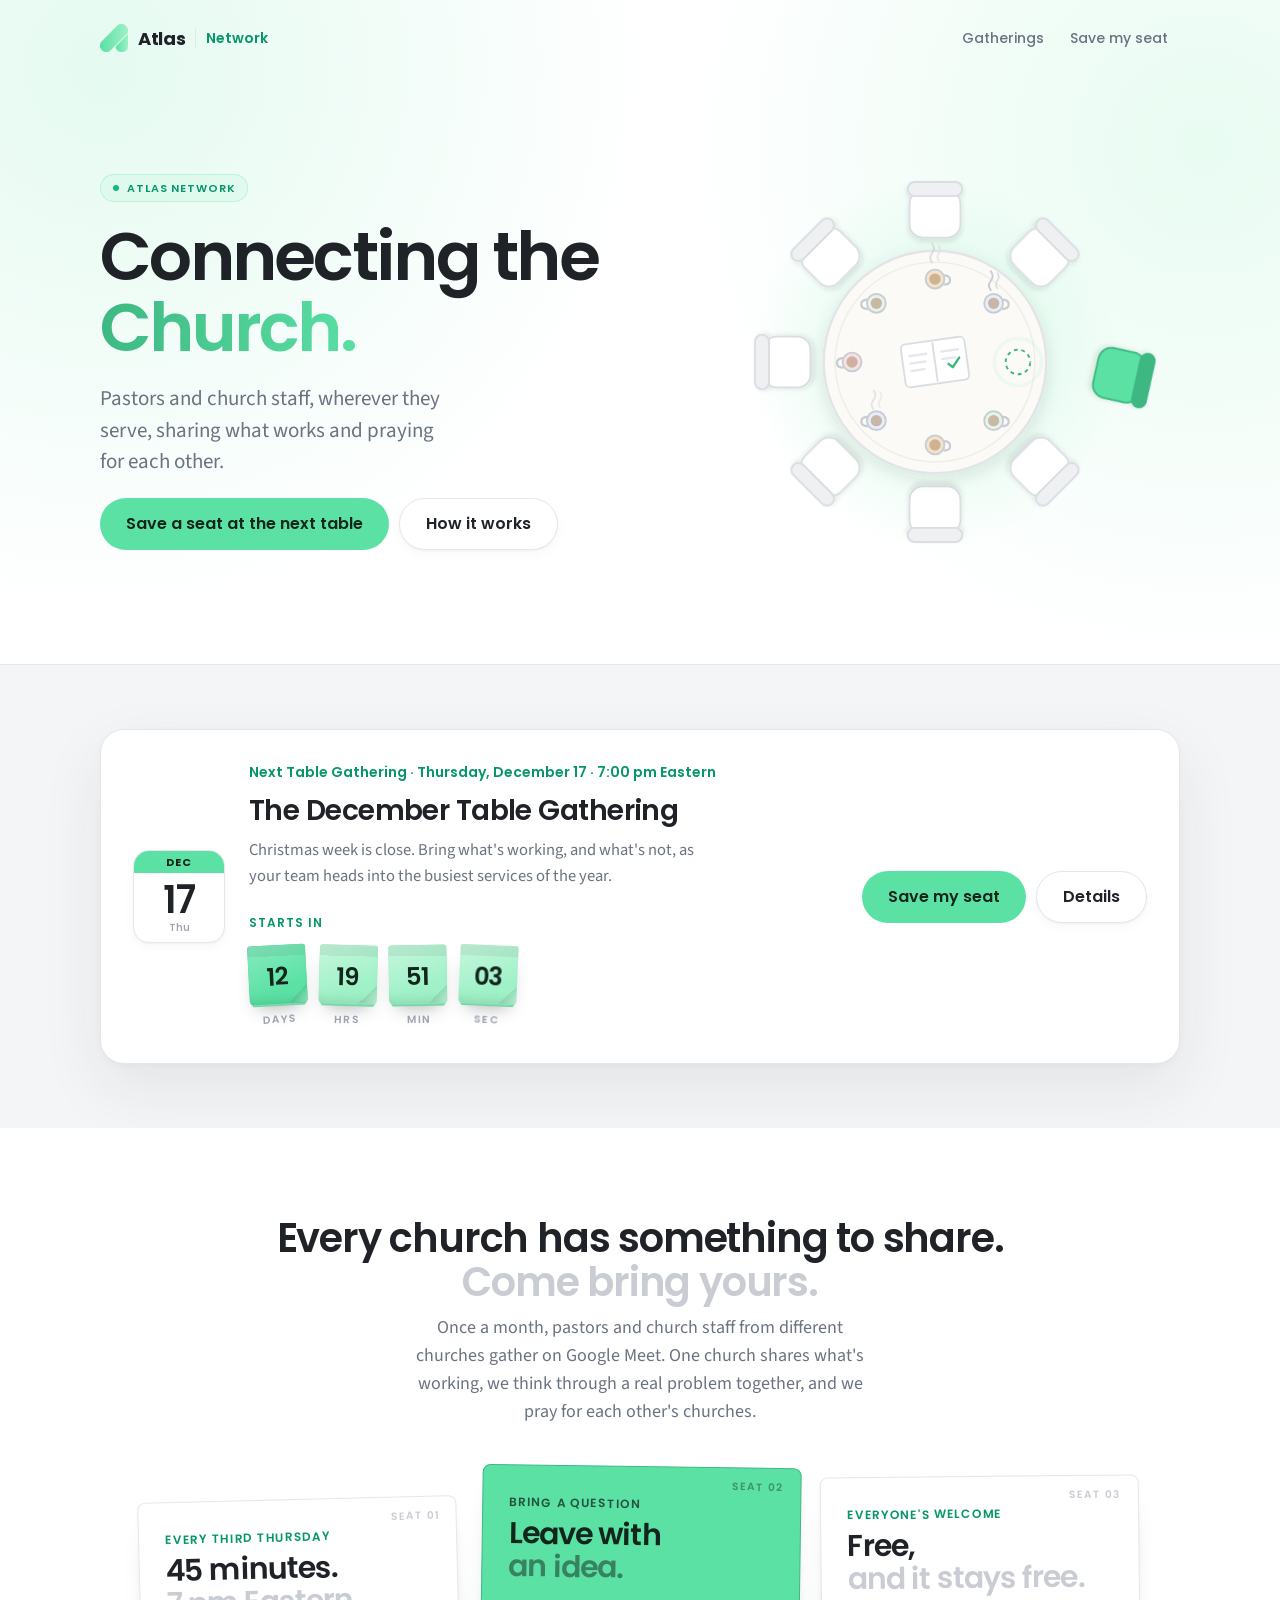
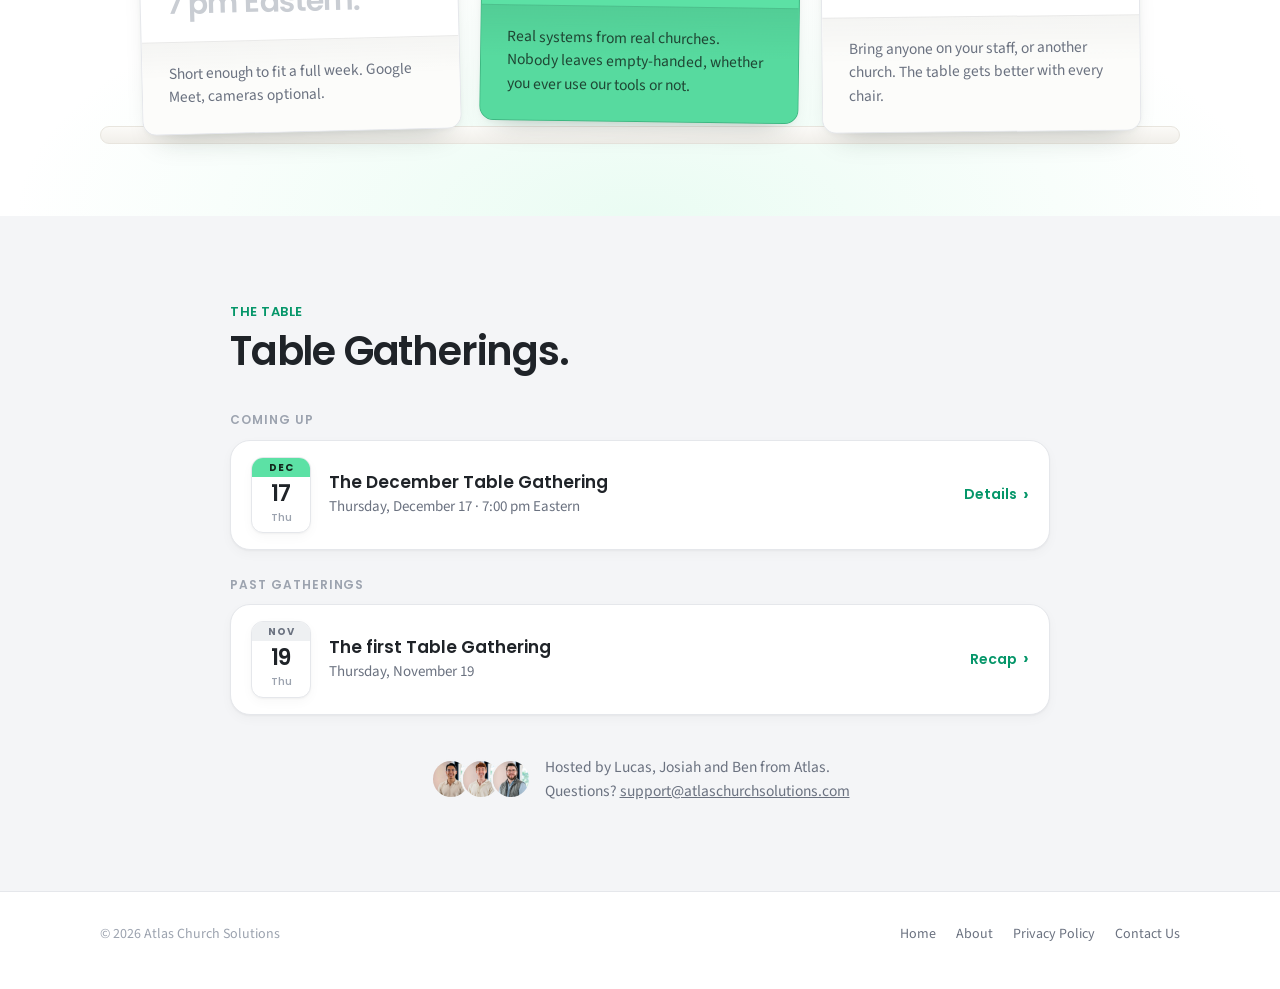
<file: network/index.html>
<!DOCTYPE html>
<html lang="en">
<head>
<meta charset="UTF-8">
<meta name="viewport" content="width=device-width, initial-scale=1, viewport-fit=cover">
<title>Atlas Network - Connecting the Church</title>
<!-- Unlisted for now: noindex, not in the site nav. Gatherings come from /network/gatherings.js. -->
<meta name="robots" content="noindex, nofollow">
<meta name="description" content="Pastors and church staff, wherever they serve, sharing what works and praying for each other. Monthly, free, 45 minutes.">
<meta property="og:type" content="website">
<meta property="og:site_name" content="Atlas Church Solutions">
<meta property="og:title" content="Atlas Network · Connecting the Church">
<meta property="og:description" content="Pastors and church staff, wherever they serve, sharing what works and praying for each other.">
<meta property="og:image" content="https://www.atlaschurchsolutions.com/og-image.png">
<link rel="icon" type="image/png" href="/favicon-96x96.png" sizes="96x96">
<link rel="icon" type="image/svg+xml" href="/favicon.svg">
<link rel="shortcut icon" href="/favicon.ico">
<link rel="apple-touch-icon" sizes="180x180" href="/apple-touch-icon.png">
<link rel="preconnect" href="https://fonts.googleapis.com">
<link rel="preconnect" href="https://fonts.gstatic.com" crossorigin>
<link href="https://fonts.googleapis.com/css2?family=Poppins:wght@400;500;600;700&family=Source+Sans+3:wght@400;600;700&display=swap" rel="stylesheet">
<link rel="stylesheet" href="/network/network.css">
</head>
<body>

<header class="top">
  <div class="wrap">
    <a class="lockup" href="/" aria-label="Atlas home"><img src="/image_2.png" alt="" width="28" height="28"><b>Atlas</b><span>Network</span></a>
    <nav aria-label="Network">
      <a href="#gatherings" class="hide-sm">Gatherings</a>
      <a href="/network/table#rsvp">Save my seat</a>
    </nav>
  </div>
</header>

<main>
  <!-- ============ HERO ============ -->
  <section class="hero">
    <div class="wrap hero-grid">
      <div class="copy">
        <span class="eyebrow"><i aria-hidden="true"></i>Atlas Network</span>
        <h1>Connecting the <span class="line2 grad">Church.</span></h1>
        <p class="lede">Pastors and church staff, wherever they serve, sharing what works and praying for each other.</p>
        <div class="btn-row"><a class="btn btn-mint" href="/network/table#rsvp">Save a seat at the next table</a><a class="btn btn-quiet" href="#how">How it works</a></div>
      </div>
      <div class="art">
        <img src="/network/table-animated.svg" width="488" height="488" alt="A round table with seven chairs pulled in and one mint chair pulled out.">
      </div>
    </div>
  </section>

  <!-- ============ NEXT GATHERING ============ -->
  <section class="band tight gray">
    <div class="wrap">
      <div class="next-card" id="nextCard">
        <span class="cal" aria-hidden="true"><b>Nov</b><span>19</span><small>Thu</small></span>
        <div class="meta"><span class="when">Next Table Gathering · Thursday, November 19 · 7:00 pm Eastern</span><h3>The first Table Gathering</h3><p>Meet the table and work through a real staff problem together.</p></div>
        <div class="btn-row"><a class="btn btn-mint" href="/network/table#rsvp">Save my seat</a><a class="btn btn-quiet" href="/network/table/2026-11-19">Details</a></div>
      </div>
    </div>
  </section>

  <!-- ============ HOW IT WORKS: place cards on a table ============ -->
  <section class="band setting" id="how">
    <div class="wrap">
      <div class="section-head">
        <h2>Every church has something to share. <span class="ghost">Come bring yours.</span></h2>
        <p>Once a month, pastors and church staff from different churches gather on Google Meet. One church shares what's working, we think through a real problem together, and we pray for each other's churches.</p>
      </div>
      <div class="placecards">
        <article class="placecard">
          <div class="pc-top">
          <span class="pc-seat">Seat 01</span>
          <span class="pc-label">Every third Thursday</span>
          <h3>45 minutes. <span>7 pm Eastern.</span></h3>
          </div>
          <div class="pc-foot"><p>Short enough to fit a full week. Google Meet, cameras optional.</p></div>
        </article>
        <article class="placecard mint">
          <div class="pc-top">
          <span class="pc-seat">Seat 02</span>
          <span class="pc-label">Bring a question</span>
          <h3>Leave with <span>an idea.</span></h3>
          </div>
          <div class="pc-foot"><p>Real systems from real churches. Nobody leaves empty-handed, whether you ever use our tools or not.</p></div>
        </article>
        <article class="placecard">
          <div class="pc-top">
          <span class="pc-seat">Seat 03</span>
          <span class="pc-label">Everyone's welcome</span>
          <h3>Free, <span>and it stays free.</span></h3>
          </div>
          <div class="pc-foot"><p>Bring anyone on your staff, or another church. The table gets better with every chair.</p></div>
        </article>
      </div>
      <div class="tabletop" aria-hidden="true"></div>
    </div>
  </section>

  <!-- ============ GATHERINGS ============ -->
  <section class="band gray" id="gatherings">
    <div class="wrap" style="max-width:860px">
      <div class="section-head left">
        <span class="kicker">The Table</span>
        <h2>Table Gatherings.</h2>
      </div>
      <div class="schedule">
        <div><h3 class="label">Coming up</h3><ul class="rows" id="upcoming"></ul></div>
        <div id="pastWrap" hidden><h3 class="label">Past gatherings</h3><ul class="rows" id="past"></ul></div>
      </div>
      <div class="hosts">
        <div class="faces"><img src="/team/lucas.webp" alt="Lucas"><img src="/team/josiah.webp" alt="Josiah"><img src="/team/ben.webp" alt="Ben"></div>
        <p>Hosted by Lucas, Josiah and Ben from Atlas.<br>Questions? <a href="mailto:support@atlaschurchsolutions.com">support@atlaschurchsolutions.com</a></p>
      </div>
    </div>
  </section>
</main>

<footer>
  <div class="wrap">
    <div>&copy; 2026 Atlas Church Solutions</div>
    <nav><a href="/">Home</a><a href="/about">About</a><a href="/legal">Privacy Policy</a><a href="/contact-us">Contact Us</a></nav>
  </div>
</footer>

<script src="/network/gatherings.js"></script>
<script src="/network/network.js"></script>
<script>
(function () {
  var A = window.AtlasNetwork, esc = A.esc;
  var n = A.next();
  if (n) {
    var detail = n.generated ? "/network/table" : A.url(n);
    document.getElementById("nextCard").innerHTML = A.cal(n) +
      '<div class="meta"><span class="when">' + (A.status(n) === "today" ? "Tonight" : "Next Table Gathering") + " · " + esc(A.fmt(n.date)) + " · " + esc(A.startLabel(n)) +
      "</span><h3>" + esc(n.title) + "</h3><p>" + esc(n.summary || "") + '</p><div class="countdown compact" id="hubCountdown" hidden></div></div>' +
      '<div class="btn-row"><a class="btn btn-mint" href="/network/table#rsvp">Save my seat</a><a class="btn btn-quiet" href="' + detail + '">Details</a></div>';
  }
  if (n) A.countdown(document.getElementById("hubCountdown"), n, { label: "Starts in", onEnd: function () { if (A.status(n) === "past" && !document.getElementById("nextCard").contains(document.activeElement)) location.reload(); else document.getElementById("hubCountdown").hidden = true; } });
  function row(g, past) {
    return '<li><a href="' + (g.generated ? "/network/table" : A.url(g)) + '">' + A.cal(g, past ? "past" : "") + '<span class="t"><strong>' + esc(g.title) + "</strong><em>" +
      esc(A.fmt(g.date)) + (past ? "" : " · " + esc(A.startLabel(g))) + '</em></span><span class="go">' + (past ? "Recap" : "Details") + "</span></a></li>";
  }
  var up = A.upcoming(), past = A.past();
  if (!up.length && n) up = [n]; // nothing listed yet: show the generated third-Thursday date, same as the card above
  document.getElementById("upcoming").innerHTML = up.length ? up.map(function (g) { return row(g, false); }).join("") : '<li class="empty">The next date is on its way. Check back soon.</li>';
  if (past.length) { document.getElementById("past").innerHTML = past.map(function (g) { return row(g, true); }).join(""); document.getElementById("pastWrap").hidden = false; }
})();
</script>
</body>
</html>
</file>
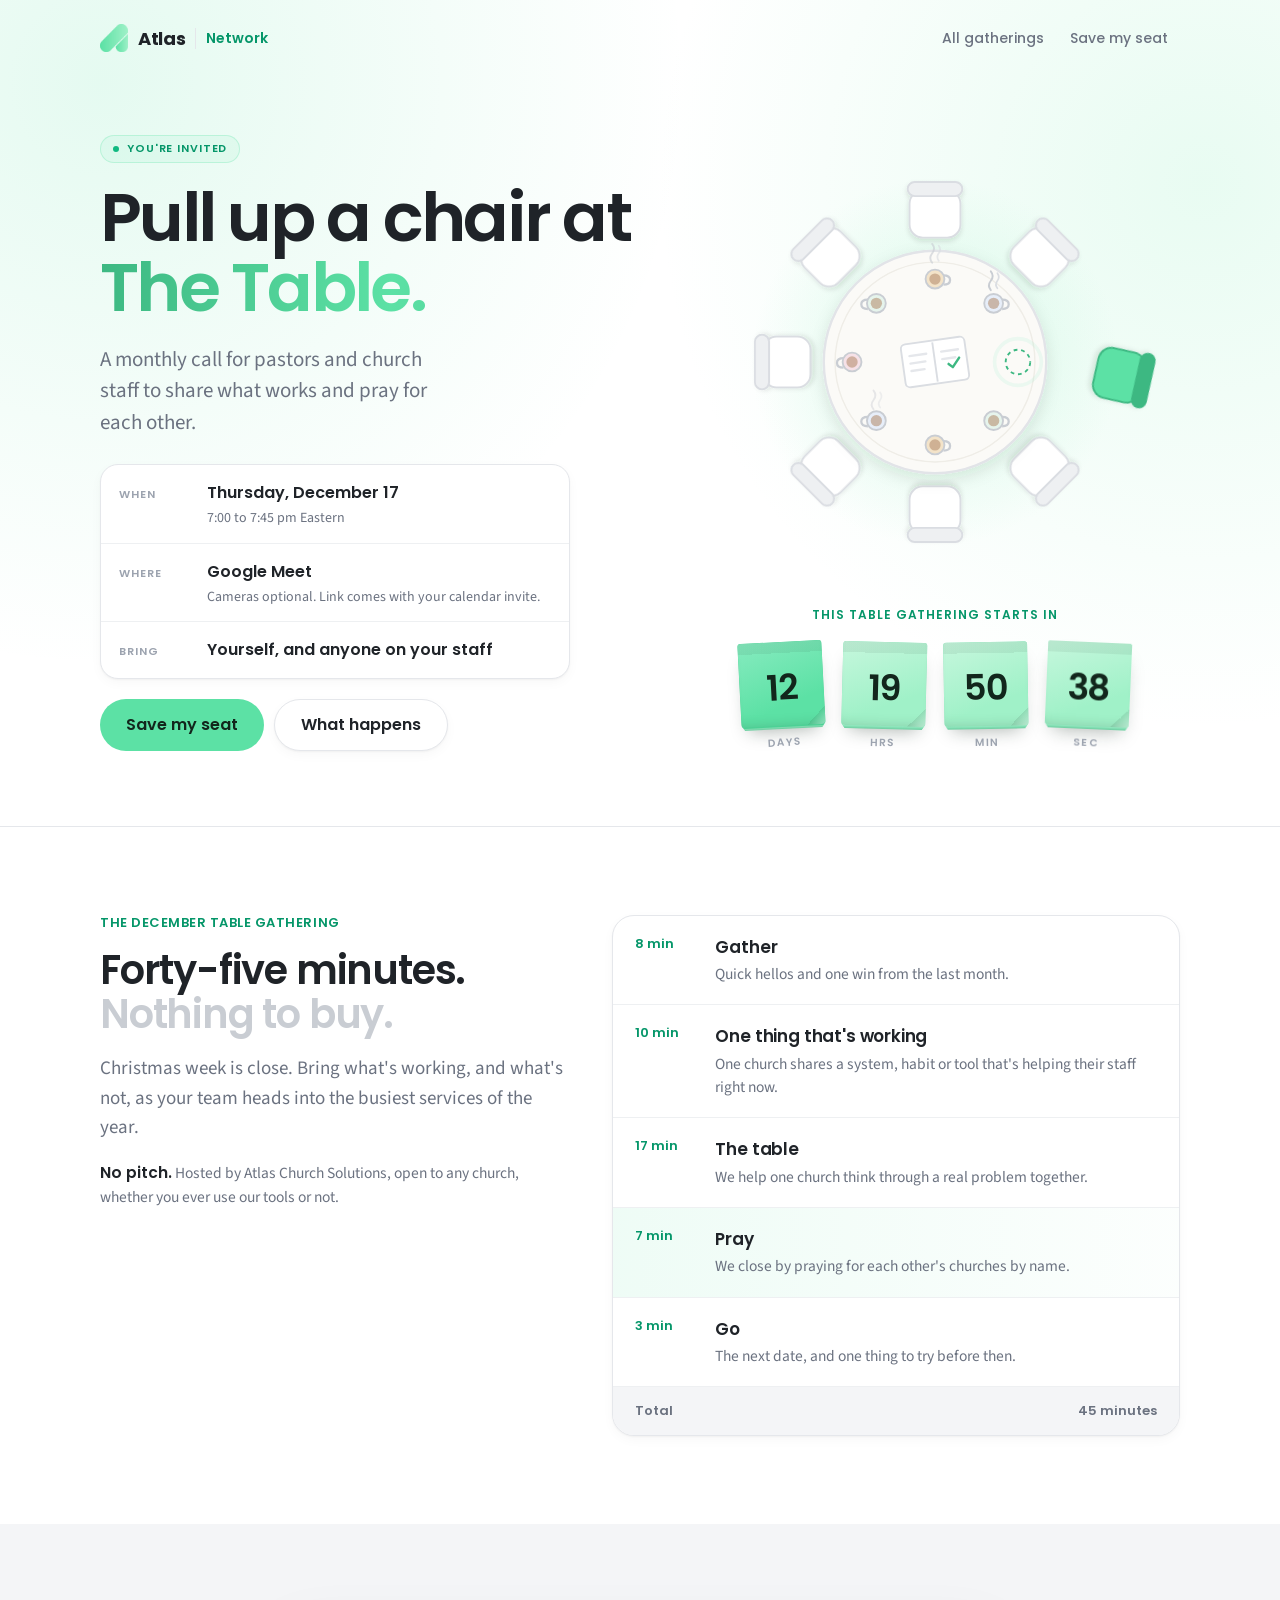
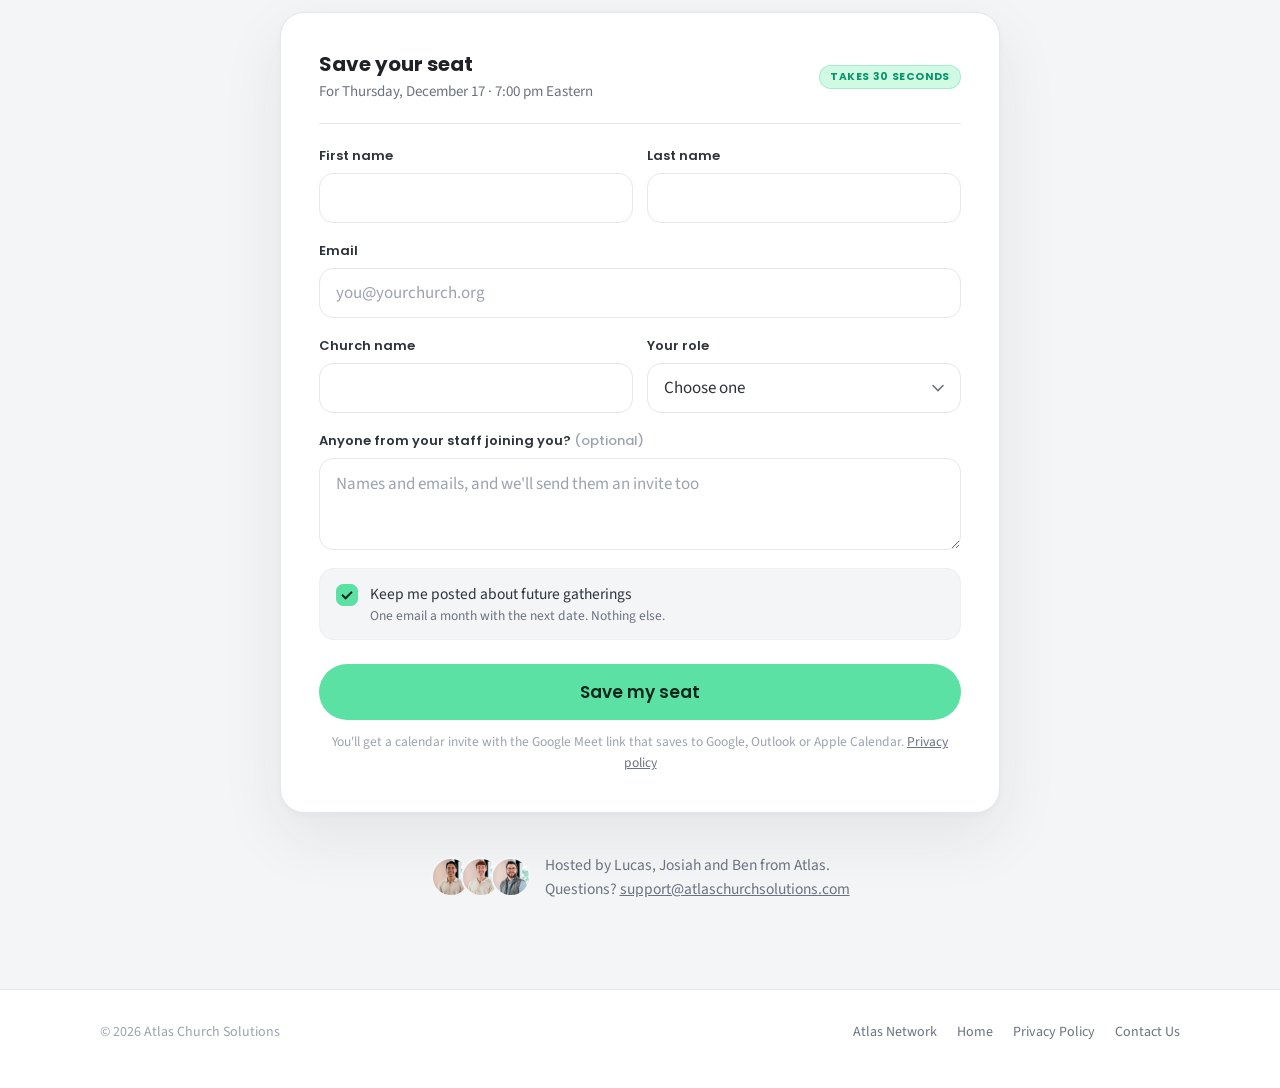
<file: network/gathering.html>
<!DOCTYPE html>
<html lang="en">
<head>
<meta charset="UTF-8">
<meta name="viewport" content="width=device-width, initial-scale=1, viewport-fit=cover">
<title>Pull up a chair at The Table - Atlas Network</title>
<!-- Serves /network/table (always the next gathering) and /network/table/YYYY-MM-DD (one gathering). Unlisted: noindex, not in the site nav. -->
<meta name="robots" content="noindex, nofollow">
<meta name="description" content="A monthly call for pastors and church staff to share what works and pray for each other. Save your seat.">
<meta property="og:type" content="website">
<meta property="og:site_name" content="Atlas Church Solutions">
<meta property="og:title" content="Pull up a chair at The Table">
<meta property="og:description" content="A monthly call for pastors and church staff to share what works and pray for each other. 45 minutes on Google Meet.">
<meta property="og:image" content="https://www.atlaschurchsolutions.com/og-image.png">
<link rel="icon" type="image/png" href="/favicon-96x96.png" sizes="96x96">
<link rel="icon" type="image/svg+xml" href="/favicon.svg">
<link rel="shortcut icon" href="/favicon.ico">
<link rel="apple-touch-icon" sizes="180x180" href="/apple-touch-icon.png">
<link rel="preconnect" href="https://fonts.googleapis.com">
<link rel="preconnect" href="https://fonts.gstatic.com" crossorigin>
<link href="https://fonts.googleapis.com/css2?family=Poppins:wght@400;500;600;700&family=Source+Sans+3:wght@400;600;700&display=swap" rel="stylesheet">
<link rel="stylesheet" href="/network/network.css">
</head>
<body>

<header class="top">
  <div class="wrap">
    <a class="lockup" href="/" aria-label="Atlas home"><img src="/image_2.png" alt="" width="28" height="28"><b>Atlas</b><span>Network</span></a>
    <nav aria-label="Network">
      <a href="/network" class="hide-sm">All gatherings</a>
      <a href="#rsvp" id="navRsvp">Save my seat</a>
    </nav>
  </div>
</header>

<main>
  <!-- ============ HERO ============ -->
  <section class="hero">
    <div class="wrap hero-grid has-cd">
      <div class="copy">
        <span class="eyebrow" id="eyebrow"><i aria-hidden="true"></i><span>You're invited</span></span>
        <h1 id="title">Pull up a chair at <span class="line2 grad">The Table.</span></h1>
        <p class="lede" id="lede">A monthly call for pastors and church staff to share what works and pray for each other.</p>
        <ul class="details" aria-label="Gathering details">
          <li><small>When</small><div><strong id="whenDate">Thursday, November 19</strong><em id="whenTime">7:00 to 7:45 pm Eastern</em></div></li>
          <li><small>Where</small><div><strong>Google Meet</strong><em>Cameras optional. Link comes with your calendar invite.</em></div></li>
          <li id="bringRow"><small>Bring</small><div><strong>Yourself, and anyone on your staff</strong></div></li>
        </ul>
        <div class="btn-row" id="heroCtas"><a class="btn btn-mint" href="#rsvp">Save my seat</a><a class="btn btn-quiet" href="#plan">What happens</a></div>
      </div>
      <div class="art">
        <img src="/network/table-animated.svg" width="488" height="488" alt="A round table with seven chairs pulled in and one mint chair pulled out, waiting for you.">
      </div>
      <div class="countdown cd-slot" id="countdown" hidden></div>
    </div>
  </section>

  <!-- ============ THE PLAN ============ -->
  <section class="band" id="plan">
    <div class="wrap overview">
      <div class="about">
        <span class="kicker" id="planKicker">The first Table Gathering</span>
        <h2 class="section-title" style="font-size:clamp(28px,3.6vw,40px);font-weight:600;line-height:1.1;letter-spacing:-0.03em">Forty-five minutes. <span class="ghost" style="display:block">Nothing to buy.</span></h2>
        <p id="summary">Meet the table. Hear why we're starting this, see what one church is doing that works, and work through a real staff problem together.</p>
        <div class="sharing" id="sharing" hidden></div>
        <p style="font-size:15.5px"><b style="color:var(--ink);font-family:var(--font-display);font-weight:600">No pitch.</b> Hosted by Atlas Church Solutions, open to any church, whether you ever use our tools or not.</p>
      </div>
      <div>
        <ol class="timeline" id="timeline" aria-label="Agenda"></ol>
      </div>
    </div>
  </section>

  <!-- ============ RECAP (after a gathering) ============ -->
  <section class="band gray" id="recap" hidden>
    <div class="wrap" style="max-width:820px">
      <div class="section-head left">
        <span class="kicker">From the table</span>
        <h2>What came out of it.</h2>
        <p id="recapNote"></p>
      </div>
      <ul class="ideas" id="ideas"></ul>
      <div class="next-card" id="afterNext" style="margin-top:40px" hidden></div>
    </div>
  </section>

  <!-- ============ RSVP ============ -->
  <section class="band gray" id="rsvp">
    <div class="wrap">
      <div class="form-wrap">
        <div class="card">
          <div class="card-head">
            <div>
              <h2>Save your seat</h2>
              <p id="formFor">For Thursday, November 19 · 7:00 pm Eastern</p>
            </div>
            <span class="pill">Takes 30 seconds</span>
          </div>

          <form class="rsvp-form" id="rsvpForm" novalidate>
            <div class="field"><label for="firstname">First name</label><input id="firstname" autocomplete="given-name" required><span class="err" aria-live="polite"></span></div>
            <div class="field"><label for="lastname">Last name</label><input id="lastname" autocomplete="family-name" required><span class="err" aria-live="polite"></span></div>
            <div class="field full"><label for="email">Email</label><input id="email" type="email" autocomplete="email" required placeholder="you@yourchurch.org"><span class="err" aria-live="polite"></span></div>
            <div class="field"><label for="company">Church name</label><input id="company" autocomplete="organization" required><span class="err" aria-live="polite"></span></div>
            <div class="field"><label for="role">Your role</label>
              <select id="role" required>
                <option value="">Choose one</option>
                <option value="lead_pastor">Lead or senior pastor</option>
                <option value="executive_pastor">Executive pastor</option>
                <option value="associate_pastor">Associate or ministry pastor</option>
                <option value="administrator">Church administrator</option>
                <option value="operations">Operations or office staff</option>
                <option value="communications">Communications</option>
                <option value="other_staff">Other church staff</option>
              </select><span class="err" aria-live="polite"></span></div>
            <div class="field full"><label for="guests">Anyone from your staff joining you? <span class="opt">(optional)</span></label><textarea id="guests" placeholder="Names and emails, and we'll send them an invite too"></textarea></div>
            <label class="check"><input type="checkbox" id="updates" checked><span>Keep me posted about future gatherings<small>One email a month with the next date. Nothing else.</small></span></label>
            <p class="form-error" id="formError" role="alert" tabindex="-1" hidden></p>
            <div class="foot">
              <button class="btn btn-mint" type="submit" id="rsvpSubmit">Save my seat</button>
              <small>You'll get a calendar invite with the Google Meet link that saves to Google, Outlook or Apple Calendar. <a href="/legal#privacy-policy">Privacy policy</a></small>
            </div>
          </form>

          <div class="thanks" id="thanks" hidden>
            <span class="thanks-mark"><svg viewBox="0 0 24 24" fill="none" aria-hidden="true"><path d="M5 12.5l4.5 4.5L19 7.5" stroke="#12261C" stroke-width="2.4" stroke-linecap="round" stroke-linejoin="round"/></svg></span>
            <h3 id="thanksTitle" tabindex="-1">You're in.</h3>
            <p>Your calendar invite is on its way from <b style="color:var(--ink);font-weight:600">lucas@atlaschurchsolutions.com</b>, usually within a couple of hours. Tap <b style="color:var(--ink);font-weight:600">Yes</b> and it saves to Google, Outlook or Apple Calendar with the Google Meet link.</p>
            <span class="when" id="thanksWhen">Thursday, November 19 · 7:00 pm Eastern</span>
            <p class="demo" id="demo" hidden>Preview mode: nothing was sent.</p>
          </div>
        </div>

        <div class="hosts">
          <div class="faces"><img src="/team/lucas.webp" alt="Lucas"><img src="/team/josiah.webp" alt="Josiah"><img src="/team/ben.webp" alt="Ben"></div>
          <p>Hosted by Lucas, Josiah and Ben from Atlas.<br>Questions? <a href="mailto:support@atlaschurchsolutions.com">support@atlaschurchsolutions.com</a></p>
        </div>
      </div>
    </div>
  </section>
</main>

<footer>
  <div class="wrap">
    <div>&copy; 2026 Atlas Church Solutions</div>
    <nav><a href="/network">Atlas Network</a><a href="/">Home</a><a href="/legal">Privacy Policy</a><a href="/contact-us">Contact Us</a></nav>
  </div>
</footer>

<script src="/network/gatherings.js"></script>
<script src="/network/network.js"></script>
<script>
(function () {
  var A = window.AtlasNetwork, esc = A.esc;
  var $ = function (id) { return document.getElementById(id); };

  /* ---------- Which gathering? ---------- */
  var m = location.pathname.match(/(\d{4}-\d{2}-\d{2})/);
  var dated = !!m, g = dated ? A.find(m[1]) : A.next();

  if (!g) { // unknown date: send people to the next one
    location.replace("/network/table");
    return;
  }
  var st = A.status(g), past = st === "past";
  var LABEL = A.fmt(g.date), TIME = A.timeLabel(g);

  /* ---------- Hero ---------- */
  document.title = (dated ? g.title + " · " + A.fmt(g.date, { month: "long", day: "numeric" }) : "Pull up a chair at The Table") + " - Atlas Network";
  if (dated) {
    $("title").innerHTML = esc(g.title) + '. <span class="line2 ' + (past ? "ghost" : "grad") + '">' + esc(A.fmt(g.date, { month: "long", day: "numeric" })) + "</span>";
    $("lede").textContent = past ? "This gathering has happened. Here's what we covered and what came out of it." : "The Table meets monthly: pastors and church staff sharing what works and praying for each other.";
  }
  if (st === "today") $("eyebrow").lastChild.textContent = "Today · you're invited";
  if (past) {
    $("eyebrow").classList.add("past"); $("eyebrow").lastChild.textContent = "This happened";
    $("bringRow").hidden = true;
    $("heroCtas").innerHTML = '<a class="btn btn-mint" href="/network/table">See the next Table Gathering</a><a class="btn btn-quiet" href="#recap">What came out of it</a>';
    $("navRsvp").href = "/network/table"; $("navRsvp").textContent = "Next Table Gathering";
    $("rsvp").hidden = true;
  }
  if (!past) A.countdown($("countdown"), g, {
    label: (A.all.length && A.all[0].date === g.date ? "The first Table Gathering" : "This Table Gathering") + " starts in",
    // The call is over: reload once so the page moves on to the recap or the next gathering.
    onEnd: function () {
      // Never reload under someone who is filling in the form or reading their confirmation.
      var f = $("rsvpForm"), busy = !$("thanks").hidden || f.contains(document.activeElement) ||
        Array.prototype.some.call(f.querySelectorAll("input:not([type=checkbox]), select, textarea"), function (x) { return x.value.trim(); });
      if (A.status(g) === "past" && !busy) location.reload(); else $("countdown").hidden = true;
    }
  });
  $("whenDate").textContent = LABEL;
  $("whenTime").textContent = TIME;

  /* ---------- Plan ---------- */
  $("planKicker").textContent = g.title;
  if (g.summary) $("summary").textContent = g.summary;
  if (g.sharing && g.sharing.name) {
    var initials = g.sharing.name.split(/\s+/).map(function (w) { return w[0]; }).slice(0, 2).join("");
    $("sharing").innerHTML = '<span class="avatar">' + esc(initials) + '</span><div><small>Sharing what’s working</small><strong>' + esc(g.sharing.name) +
      (g.sharing.church ? ", " + esc(g.sharing.church) : "") + "</strong>" + (g.sharing.topic ? "<em>" + esc(g.sharing.topic) + "</em>" : "") + "</div>";
    $("sharing").hidden = false;
  }
  var total = 0, rows = (g.agenda || []).map(function (a) {
    total += a.min || 0;
    return '<li class="' + (/pray/i.test(a.title) ? "pray" : "") + '"><span class="m">' + (a.min ? a.min + " min" : "") + "</span><div><h3>" + esc(a.title) + "</h3><p>" + esc(a.text) + "</p></div></li>";
  });
  $("timeline").innerHTML = rows.join("") + (total ? '<li class="total"><span>Total</span><span>' + total + " minutes</span></li>" : "");

  /* ---------- Recap ---------- */
  if (past) {
    $("recap").hidden = false;
    var r = g.recap || {};
    $("recapNote").textContent = r.note || (r.ideas && r.ideas.length ? "" : "The recap from this gathering is on its way.");
    $("ideas").innerHTML = (r.ideas || []).map(function (i) { return "<li>" + esc(i) + "</li>"; }).join("");
    var n = A.next();
    if (n) {
      $("afterNext").innerHTML = A.cal(n) + '<div class="meta"><span class="when">Next Table Gathering · ' + esc(A.fmt(n.date)) + "</span><h3>" + esc(n.title) + "</h3><p>" + esc(n.summary || "") +
        '</p></div><div class="btn-row"><a class="btn btn-mint" href="/network/table#rsvp">Save my seat</a></div>';
      $("afterNext").hidden = false;
    }
  }

  /* ---------- RSVP ---------- */
  var START = A.startLabel(g); // "7:00 pm Eastern"
  /* Once a call has started, RSVPs are for the next one (an invite couldn't arrive in time). */
  var target = g;
  if (st === "today" && Date.now() >= A.startsAt(g)) { var nx = A.after(g); if (nx) target = nx; }
  if (target !== g) { LABEL = A.fmt(target.date); START = A.startLabel(target); $("rsvp").querySelector(".card-head h2").textContent = "Save a seat at the next one"; }
  $("formFor").textContent = "For " + LABEL + " · " + START;
  $("thanksWhen").textContent = LABEL + " · " + START;

  /* HubSpot.
     NETWORK_FORM_ID: the "Atlas Network RSVP" form. RSVPs land in their own properties and tag the contact network_member = true.
     Until it's filled in, RSVPs go through the existing General contact form with the details in the message. */
  var PORTAL = "246126781";
  var NETWORK_FORM_ID = "2444b819-4f1c-45ae-96df-eb47823af3bd";
  var GENERAL_FORM_ID = "8f08139b-bd1a-48bb-bcef-2f8517a309c0";

  function hsSubmit(formId, body) {
    var hosts = ["api.hsforms.com", "api-na2.hsforms.com"];
    function attempt(i) {
      return fetch("https://" + hosts[i] + "/submissions/v3/integration/submit/" + PORTAL + "/" + formId, { method: "POST", headers: { "Content-Type": "application/json" }, body: JSON.stringify(body) })
        .then(function (r) {
          if (r.ok) return r;
          return r.text().then(function (t) {
            console.error("[Atlas Network] HubSpot " + hosts[i] + " responded " + r.status + ": " + t);
            if (r.status === 404 && i + 1 < hosts.length) return attempt(i + 1);
            throw new Error(r.status);
          });
        }, function (err) {
          console.error("[Atlas Network] Could not reach " + hosts[i], err);
          if (i + 1 < hosts.length) return attempt(i + 1);
          throw err;
        });
    }
    return attempt(0);
  }
  function hutk() { var c = document.cookie.match(/(?:^|;\s*)hubspotutk=([^;]+)/); return c ? c[1] : undefined; }

  var form = $("rsvpForm"), btn = $("rsvpSubmit");
  var EMAIL = /^[^\s@]+@[^\s@]+\.[^\s@]+$/;
  form.querySelectorAll(".field").forEach(function (w) { var f = w.querySelector("input, select, textarea"), e = w.querySelector(".err"); if (f && e) { e.id = f.id + "Err"; f.setAttribute("aria-describedby", e.id); e.removeAttribute("aria-live"); } });
  function setErr(f, msg) { var w = f.closest(".field"); w.classList.toggle("invalid", !!msg); var e = w.querySelector(".err"); if (e) e.textContent = msg || ""; f.setAttribute("aria-invalid", msg ? "true" : "false"); }
  function validate() {
    var first = null;
    form.querySelectorAll("[required]").forEach(function (f) {
      var v = f.value.trim(), msg = "";
      if (!v) msg = f.tagName === "SELECT" ? "Choose an option." : "Required.";
      else if (f.type === "email" && !EMAIL.test(v)) msg = "Enter an email like name@church.org.";
      setErr(f, msg); if (msg && !first) first = f;
    });
    return first;
  }
  form.querySelectorAll("[required]").forEach(function (f) { ["input", "change"].forEach(function (ev) { f.addEventListener(ev, function () { if (f.closest(".field").classList.contains("invalid")) validate(); }); }); });

  form.addEventListener("submit", function (e) {
    e.preventDefault();
    var bad = validate(); if (bad) { bad.focus(); return; }
    $("formError").hidden = true;
    btn.disabled = true; btn.innerHTML = '<span class="spin" aria-hidden="true"></span>Saving your seat';
    function val(id) { return $(id).value.trim(); }
    var role = $("role"), optIn = $("updates").checked, guests = val("guests");
    function f(name, value) { return { objectTypeId: "0-1", name: name, value: value }; }
    var base = [f("firstname", val("firstname")), f("lastname", val("lastname")), f("email", val("email")), f("company", val("company"))];
    var formId, fields;
    if (NETWORK_FORM_ID) {
      formId = NETWORK_FORM_ID;
      fields = base.concat([
        { objectTypeId: "0-2", name: "name", value: val("company") }, // the form's required Company > Name field

        f("church_role", role.value),
        f("network_member", "true"),
        f("network_last_rsvp", target.date),
        f("network_updates_opt_in", optIn ? "true" : "false")
      ]);
      if (guests) fields.push(f("network_staff_joining", guests));
    } else {
      formId = GENERAL_FORM_ID;
      fields = base.concat([
        f("contact_reason", "Something else"),
        f("message", ["THE TABLE RSVP · " + target.date + " (" + LABEL + ", " + START + ")", "Role: " + role.options[role.selectedIndex].text,
          "Staff joining: " + (guests || "none listed"), "Keep me posted about future gatherings: " + (optIn ? "Yes" : "No")].join("\n"))
      ]);
    }
    var live = !/[?&]preview\b/.test(location.search);
    var send = live
      ? hsSubmit(formId, { fields: fields, context: { hutk: hutk(), pageUri: location.href, pageName: "Atlas Network RSVP · " + target.date } })
      : new Promise(function (r) { setTimeout(r, 800); });
    send.then(function () {
      $("thanksTitle").textContent = "You're in, " + val("firstname") + ".";
      $("demo").hidden = live;
      form.hidden = true; $("thanks").hidden = false; $("thanksTitle").focus();
    }).catch(function () {
      btn.disabled = false; btn.textContent = "Save my seat";
      $("formError").innerHTML = 'We couldn’t save that. Check your connection and try again, or email <a href="mailto:support@atlaschurchsolutions.com">support@atlaschurchsolutions.com</a>.';
      $("formError").hidden = false; $("formError").focus();
    });
  });
})();
</script>
</body>
</html>
</file>
<file: network/network.css>
/* Atlas Network pages. Tokens from atlas-app/DESIGN.md, same as the rest of the site. Light only. */
:root {
  color-scheme: light;
  --white: #FFFFFF; --bg: #F4F5F7; --border: #E5E7EB; --line: #EEF0F2;
  --ink: #1F2328; --text: #2D333A; --text-2: #6B7280; --text-3: #9CA3AF; --ghost: #C9CDD3;
  --mint: #5CE1A5; --mint-tint: #A0F1C8; --mint-deep: #3DB882; --mint-ink: #059669; --on-mint: #12261C;
  --accent-subtle-bg: rgba(92, 225, 165, 0.08);
  --blue: #3B82F6;
  --shadow-sm: 0 1px 2px rgba(0,0,0,.04), 0 4px 12px rgba(20,40,30,.03);
  --shadow-md: 0 8px 24px rgba(20,40,30,.07), 0 2px 6px rgba(0,0,0,.03);
  --shadow-xl: 0 24px 64px rgba(20,40,30,.08), 0 2px 6px rgba(0,0,0,.03);
  --page-wash: radial-gradient(circle at 8% 10%, rgba(92,225,165,.16) 0%, transparent 42%), radial-gradient(circle at 94% 22%, rgba(160,241,200,.24) 0%, transparent 40%);
  --font-display: 'Poppins', 'SF Pro Display', 'Segoe UI', system-ui, sans-serif;
  --font-body: 'Source Sans 3', 'SF Pro Text', 'Segoe UI', system-ui, sans-serif;
  --ease: cubic-bezier(0.25, 1, 0.5, 1);
}
*, *::before, *::after { box-sizing: border-box; }
[hidden] { display: none !important; }
body { margin: 0; background: var(--white); color: var(--text); font: 400 18px/1.55 var(--font-body); -webkit-font-smoothing: antialiased; overflow-x: hidden; }
h1, h2, h3 { margin: 0; font-family: var(--font-display); color: var(--ink); text-wrap: balance; }
p { margin: 0; }
a { color: inherit; }
img { max-width: 100%; display: block; }
:focus-visible { outline: 2px solid var(--blue); outline-offset: 2px; border-radius: 8px; }
.wrap { max-width: 1120px; margin-inline: auto; padding-inline: 20px; }
.grad { background: linear-gradient(95deg, var(--mint-deep) 0%, var(--mint) 55%, var(--mint-deep) 110%); -webkit-background-clip: text; background-clip: text; color: transparent; }
.ghost { color: var(--ghost); }

/* ---------- Top bar ---------- */
.top { position: absolute; top: 0; left: 0; right: 0; z-index: 5; }
.top .wrap { display: flex; align-items: center; justify-content: space-between; height: 76px; }
.lockup { display: flex; align-items: center; gap: 10px; text-decoration: none; }
.lockup img { width: 28px; height: 28px; object-fit: contain; }
.lockup b { font: 700 18px var(--font-display); letter-spacing: -0.02em; color: var(--ink); }
.lockup span { padding-left: 10px; border-left: 1px solid var(--border); font: 600 14px var(--font-display); color: var(--mint-ink); }
.top nav { display: flex; gap: 2px; }
.top nav a { font: 500 14px var(--font-display); color: var(--text-2); text-decoration: none; padding: 8px 12px; border-radius: 999px; transition: color .15s, background-color .15s; }
.top nav a:hover { color: var(--ink); background: rgba(45,51,58,.05); }
.top nav a[aria-current="page"] { color: var(--ink); background: rgba(92,225,165,.14); font-weight: 600; }

/* ---------- Buttons, chips ---------- */
.btn { display: inline-flex; align-items: center; justify-content: center; gap: 10px; height: 52px; padding: 0 26px; border: 0; border-radius: 999px; text-decoration: none; cursor: pointer; white-space: nowrap; font: 600 16px/1 var(--font-display); transition: color .35s var(--ease), transform .2s var(--ease), box-shadow .35s var(--ease), background-color .2s; }
.btn-mint { position: relative; overflow: hidden; isolation: isolate; background: var(--mint); color: var(--on-mint); }
.btn-mint::before { content: ""; position: absolute; inset: 0; z-index: -1; background: linear-gradient(135deg, #1F2328, #2D333A); transform: scaleX(0); transform-origin: left; transition: transform .45s var(--ease); }
.btn-mint:hover { color: var(--mint); box-shadow: 0 10px 24px rgba(31,35,40,.18); }
.btn-mint:hover::before { transform: scaleX(1); }
.btn-quiet { background: var(--white); color: var(--ink); border: 1px solid var(--border); box-shadow: var(--shadow-sm); }
.btn-quiet:hover { background: var(--bg); }
.btn:active { transform: scale(.98); }
.btn[disabled] { opacity: .75; cursor: progress; }
.btn-row { display: flex; gap: 10px; flex-wrap: wrap; }
.eyebrow { display: inline-flex; align-items: center; gap: 8px; height: 28px; padding: 0 12px; border-radius: 999px; background: var(--accent-subtle-bg); border: 1px solid rgba(92,225,165,.28); font: 600 11px/1 var(--font-display); letter-spacing: .08em; text-transform: uppercase; color: var(--mint-ink); }
.eyebrow i { width: 6px; height: 6px; border-radius: 50%; background: #10B981; }
.eyebrow.past { background: var(--bg); border-color: var(--border); color: var(--text-2); }
.eyebrow.past i { background: var(--text-3); }
.pill { display: inline-flex; align-items: center; height: 24px; padding: 0 10px; border-radius: 999px; background: #D1FAE5; border: 1px solid rgba(16,185,129,.22); font: 700 10.5px/1 var(--font-display); letter-spacing: .06em; text-transform: uppercase; color: var(--mint-ink); white-space: nowrap; }
.pill.grey { background: var(--bg); border-color: var(--border); color: var(--text-2); }

/* ---------- Hero ---------- */
.hero { position: relative; background: var(--page-wash), var(--white); padding-block: 132px 72px; border-bottom: 1px solid var(--border); overflow: hidden; }
.hero-grid { display: grid; grid-template-columns: 1.05fr .95fr; gap: 48px; align-items: center; }
.copy { display: grid; gap: 20px; justify-items: start; }
h1 { font-size: clamp(40px, 6vw, 68px); font-weight: 600; line-height: 1.04; letter-spacing: -0.04em; }
h1 .line2 { display: block; }
.lede { font-size: clamp(18px, 2vw, 21px); line-height: 1.5; color: var(--text-2); max-width: 36ch; }
.details { list-style: none; margin: 6px 0 0; padding: 0; width: 100%; max-width: 470px; background: var(--white); border: 1px solid var(--border); border-radius: 18px; box-shadow: var(--shadow-sm); overflow: hidden; }
.details li { display: grid; grid-template-columns: 76px 1fr; gap: 12px; align-items: baseline; padding: 14px 18px; border-top: 1px solid var(--line); }
.details li:first-child { border-top: 0; }
.details small { font: 600 11px/1.2 var(--font-display); letter-spacing: .08em; text-transform: uppercase; color: var(--text-3); }
.details strong { font: 600 16px/1.35 var(--font-display); color: var(--ink); }
.details em { display: block; font: 400 14px/1.4 var(--font-body); font-style: normal; color: var(--text-2); margin-top: 2px; }
.art { position: relative; display: grid; place-items: center; }
.art::before { content: ""; position: absolute; width: 78%; aspect-ratio: 1; border-radius: 50%; background: radial-gradient(circle, rgba(160,241,200,.35) 0%, rgba(160,241,200,0) 68%); }
.art img { position: relative; width: min(460px, 100%); height: auto; }

/* ---------- Bands, headings ---------- */
.band { padding-block: 88px; }
.band.gray { background: var(--bg); }
.band.tight { padding-block: 64px; }
.section-head { display: grid; gap: 10px; justify-items: center; text-align: center; margin-bottom: 40px; }
.section-head.left { justify-items: start; text-align: left; }
.section-head h2 { font-size: clamp(28px, 3.6vw, 40px); font-weight: 600; line-height: 1.1; letter-spacing: -0.03em; }
.section-head h2 .ghost { display: block; }
.section-head p { color: var(--text-2); max-width: 52ch; }
.kicker { font: 600 13px/1.2 var(--font-display); letter-spacing: .04em; text-transform: uppercase; color: var(--mint-ink); }

/* ---------- Calendar date block ---------- */
.cal { flex: none; width: 76px; border-radius: 16px; overflow: hidden; background: var(--white); border: 1px solid var(--border); box-shadow: var(--shadow-sm); text-align: center; }
.cal b { display: block; padding: 6px 0 5px; background: var(--mint); color: var(--on-mint); font: 700 11px/1 var(--font-display); letter-spacing: .1em; text-transform: uppercase; }
.cal span { display: block; padding: 8px 0 2px; font: 600 30px/1 var(--font-display); letter-spacing: -0.03em; color: var(--ink); }
.cal small { display: block; padding-bottom: 8px; font: 500 11px/1.2 var(--font-display); color: var(--text-3); }
.cal.past b { background: var(--line); color: var(--text-2); }

/* ---------- Agenda timeline ---------- */
.overview { display: grid; grid-template-columns: .9fr 1.1fr; gap: 48px; align-items: start; }
.overview .about { display: grid; gap: 18px; position: sticky; top: 32px; }
.overview .about p { color: var(--text-2); font-size: 19px; }
.sharing { display: flex; gap: 14px; align-items: center; padding: 16px 18px; border-radius: 16px; background: var(--white); border: 1px solid var(--border); box-shadow: var(--shadow-sm); }
.sharing .avatar { flex: none; width: 44px; height: 44px; border-radius: 50%; display: grid; place-items: center; background: var(--accent-subtle-bg); border: 1px solid rgba(92,225,165,.3); color: var(--mint-ink); font: 700 15px var(--font-display); }
.sharing small { display: block; font: 600 11px/1.2 var(--font-display); letter-spacing: .08em; text-transform: uppercase; color: var(--text-3); margin-bottom: 3px; }
.sharing strong { display: block; font: 600 16px/1.35 var(--font-display); color: var(--ink); }
.sharing em { font-style: normal; font-size: 15px; color: var(--text-2); }
.timeline { list-style: none; margin: 0; padding: 0; background: var(--white); border: 1px solid var(--border); border-radius: 22px; box-shadow: var(--shadow-sm); overflow: hidden; }
.timeline li { display: grid; grid-template-columns: 64px 1fr; gap: 16px; padding: 18px 22px; border-top: 1px solid var(--line); }
.timeline li:first-child { border-top: 0; }
.timeline .m { font: 600 13px/1.5 var(--font-display); color: var(--mint-ink); font-variant-numeric: tabular-nums; }
.timeline h3 { font-size: 17px; font-weight: 600; letter-spacing: -0.01em; margin-bottom: 3px; }
.timeline p { font-size: 15.5px; line-height: 1.5; color: var(--text-2); }
.timeline li.pray { background: linear-gradient(90deg, rgba(92,225,165,.10), rgba(160,241,200,.03)); }
.timeline .total { display: flex; justify-content: space-between; padding: 14px 22px; background: var(--bg); border-top: 1px solid var(--line); font: 600 13px var(--font-display); color: var(--text-2); }

/* ---------- Recap ---------- */
.ideas { list-style: none; margin: 0; padding: 0; display: grid; gap: 12px; }
.ideas li { display: flex; gap: 14px; padding: 16px 18px; border-radius: 16px; background: var(--white); border: 1px solid var(--border); box-shadow: var(--shadow-sm); font-size: 17px; }
.ideas li::before { content: ""; flex: none; width: 10px; height: 10px; margin-top: 8px; border-radius: 50%; background: var(--mint); }

/* ---------- RSVP form ---------- */
.form-wrap { max-width: 720px; margin-inline: auto; }
.card { background: var(--white); border: 1px solid var(--border); border-radius: 24px; padding: clamp(22px, 4vw, 38px); box-shadow: var(--shadow-xl); }
.card-head { display: flex; justify-content: space-between; align-items: center; gap: 12px; flex-wrap: wrap; padding-bottom: 20px; margin-bottom: 22px; border-bottom: 1px solid var(--border); }
.card-head h2 { font: 700 20px/1.3 var(--font-display); }
.card-head p { font-size: 15px; color: var(--text-2); margin-top: 3px; }
.rsvp-form { display: grid; grid-template-columns: 1fr 1fr; gap: 18px 14px; }
.field { display: grid; gap: 7px; min-width: 0; }
.field.full { grid-column: 1 / -1; }
.field label { font: 600 13px var(--font-display); color: var(--text); }
.field label .opt { font-weight: 500; color: var(--text-3); }
.field input, .field select, .field textarea { width: 100%; padding: 0 16px; border-radius: 14px; border: 1px solid var(--border); background: var(--white); font: 400 17px var(--font-body); color: var(--text); transition: border-color .15s, box-shadow .15s; }
.field input, .field select { height: 50px; }
.field textarea { min-height: 92px; padding: 13px 16px; line-height: 1.5; resize: vertical; }
.field select { appearance: none; padding-right: 40px; background: var(--white) url("data:image/svg+xml,%3Csvg xmlns='http://www.w3.org/2000/svg' viewBox='0 0 12 8'%3E%3Cpath d='M1 1.5l5 5 5-5' fill='none' stroke='%236B7280' stroke-width='1.6' stroke-linecap='round'/%3E%3C/svg%3E") no-repeat right 16px center / 12px; }
.field input::placeholder, .field textarea::placeholder { color: var(--text-3); }
.field input:focus, .field select:focus, .field textarea:focus { outline: none; border-color: var(--mint); box-shadow: 0 0 0 4px rgba(92,225,165,.2); }
.field.invalid input, .field.invalid select { border-color: #EF4444; }
.err { font-size: 13px; color: #DC2626; }
.err:empty { display: none; }
.check { grid-column: 1 / -1; display: flex; gap: 12px; align-items: flex-start; padding: 14px 16px; border-radius: 14px; background: var(--bg); border: 1px solid var(--line); cursor: pointer; }
.check input { appearance: none; flex: none; width: 22px; height: 22px; margin: 1px 0 0; border-radius: 7px; border: 1.5px solid var(--ghost); background: var(--white); display: grid; place-items: center; cursor: pointer; transition: background-color .15s, border-color .15s; }
.check input:checked { background: var(--mint); border-color: var(--mint); }
.check input:checked::after { content: ""; width: 10px; height: 6px; border: solid var(--on-mint); border-width: 0 0 2.2px 2.2px; transform: translateY(-1px) rotate(-45deg); }
.check span { font-size: 15.5px; line-height: 1.45; color: var(--text); }
.check span small { display: block; font-size: 13.5px; color: var(--text-2); }
.foot { grid-column: 1 / -1; display: grid; gap: 12px; justify-items: center; text-align: center; margin-top: 6px; }
.foot .btn { width: 100%; height: 56px; font-size: 17px; }
.foot small { font-size: 13.5px; color: var(--text-3); }
.foot small a { color: var(--text-2); }
.spin { width: 16px; height: 16px; border-radius: 50%; border: 2px solid rgba(18,38,28,.25); border-top-color: var(--on-mint); animation: spin .7s linear infinite; }
@keyframes spin { to { transform: rotate(360deg); } }
.thanks { display: grid; justify-items: center; gap: 14px; text-align: center; padding: 18px 0 6px; }
.thanks-mark { width: 68px; height: 68px; border-radius: 50%; background: var(--mint); display: grid; place-items: center; }
.thanks-mark svg { width: 30px; height: 30px; }
.thanks h3 { font: 600 28px/1.2 var(--font-display); letter-spacing: -0.02em; }
.thanks p { color: var(--text-2); max-width: 42ch; }
.thanks .when { font: 600 15px/1.4 var(--font-display); color: var(--ink); padding: 10px 16px; border-radius: 12px; background: var(--bg); border: 1px solid var(--line); }
.demo { font-size: 13px; color: var(--text-3); }

/* ---------- Hub: next gathering + schedule ---------- */
.next-card { display: grid; grid-template-columns: auto 1fr auto; gap: 24px; align-items: center; padding: clamp(20px, 3.4vw, 32px); border-radius: 24px; background: var(--white); border: 1px solid var(--border); box-shadow: var(--shadow-xl); }
.next-card .cal { width: 92px; }
.next-card .cal span { font-size: 38px; }
.next-card .meta { display: grid; gap: 6px; }
.next-card h3 { font-size: clamp(22px, 2.6vw, 28px); font-weight: 600; letter-spacing: -0.02em; }
.next-card p { color: var(--text-2); font-size: 16.5px; max-width: 56ch; }
.next-card .when { font: 600 14px var(--font-display); color: var(--mint-ink); }
.next-card .btn-row { justify-content: flex-end; }
.schedule { display: grid; gap: 28px; }
.schedule h3.label { font: 600 12px/1.2 var(--font-display); letter-spacing: .08em; text-transform: uppercase; color: var(--text-3); margin-bottom: 12px; }
.rows { list-style: none; margin: 0; padding: 0; background: var(--white); border: 1px solid var(--border); border-radius: 20px; box-shadow: var(--shadow-sm); overflow: hidden; }
.rows li + li { border-top: 1px solid var(--line); }
.rows a { display: grid; grid-template-columns: auto 1fr auto; gap: 18px; align-items: center; padding: 16px 20px; text-decoration: none; transition: background-color .15s; }
.rows a:hover { background: var(--bg); }
.rows .cal { width: 60px; border-radius: 12px; }
.rows .cal b { font-size: 10px; padding: 5px 0 4px; }
.rows .cal span { font-size: 22px; padding: 6px 0 6px; }
.rows .t { display: grid; gap: 2px; }
.rows .t strong { font: 600 17px/1.3 var(--font-display); color: var(--ink); }
.rows .t em { font-style: normal; font-size: 15px; color: var(--text-2); }
.rows .go { font: 600 14px var(--font-display); color: var(--mint-ink); display: inline-flex; align-items: center; gap: 6px; white-space: nowrap; }
.rows .go::after { content: "\203A"; font-size: 1.3em; line-height: 1; transform: translateY(-1px); }
.empty { padding: 18px 20px; color: var(--text-3); font-size: 15.5px; }

/* ---------- Hosts + footer ---------- */
.hosts { display: flex; align-items: center; justify-content: center; gap: 14px; margin-top: 40px; color: var(--text-2); font-size: 15.5px; text-align: left; }
.faces { display: flex; }
.faces img { width: 40px; height: 40px; border-radius: 50%; object-fit: cover; border: 2px solid var(--bg); margin-left: -10px; }
.faces img:first-child { margin-left: 0; }
.hosts b { color: var(--ink); font-weight: 600; }
footer { border-top: 1px solid var(--border); }
footer .wrap { display: flex; justify-content: space-between; align-items: center; gap: 16px; flex-wrap: wrap; padding-block: 32px 44px; font-size: 14px; color: var(--text-3); }
footer nav { display: flex; gap: 20px; flex-wrap: wrap; }
footer a { color: var(--text-2); text-decoration: none; }
footer a:hover { color: var(--ink); }

@media (max-width: 900px) {
  .hero { padding-block: 104px 56px; }
  .hero-grid, .overview { grid-template-columns: 1fr; gap: 28px; }
  .overview .about { position: static; }
  .art { order: -1; }
  .art img { width: min(320px, 82%); }
  .band { padding-block: 64px; }

  .next-card { grid-template-columns: auto 1fr; }
  .next-card .btn-row { grid-column: 1 / -1; justify-content: flex-start; }
}
@media (max-width: 560px) {
  body { font-size: 17px; }
  .top nav a.hide-sm { display: none; }
  .rsvp-form { grid-template-columns: 1fr; }
  .details li { grid-template-columns: 64px 1fr; padding: 13px 16px; }
  .timeline li { grid-template-columns: 52px 1fr; padding: 16px 18px; }
  .next-card { grid-template-columns: 1fr; }
  .next-card .btn-row .btn { flex: 1; }
  .rows a { grid-template-columns: auto 1fr; }
  .rows .go { display: none; }
  footer .wrap { flex-direction: column; text-align: center; }
  .hosts { flex-direction: column; text-align: center; }
}
@media (prefers-reduced-motion: reduce) { *, *::before, *::after { transition-duration: .01ms !important; animation: none !important; } }

/* ---------- Live countdown: sticky-note pads, one note tears off per tick ---------- */
.sr-only { position: absolute; width: 1px; height: 1px; padding: 0; margin: -1px; overflow: hidden; clip: rect(0 0 0 0); white-space: nowrap; border: 0; }
.countdown { --pad: 84px; width: 100%; max-width: 470px; display: grid; justify-items: center; gap: 14px; }
.cd-label { font: 600 12px/1.2 var(--font-display); letter-spacing: .08em; text-transform: uppercase; color: var(--mint-ink); }
.cd-units { display: flex; justify-content: center; gap: 18px; padding-bottom: 6px; }
.pad { position: relative; width: var(--pad); height: calc(var(--pad) + 22px); perspective: 600px; }
.pad-0 { transform: rotate(-3deg); } .pad-1 { transform: rotate(1.5deg); } .pad-2 { transform: rotate(-1deg); } .pad-3 { transform: rotate(2.5deg); }
/* the edges of the notes still left on the pad */
.pad-stack { position: absolute; left: 0; right: 0; top: 0; height: var(--pad); border-radius: 3px; background: var(--note-under, #8EE6BC);
  box-shadow: 0 2px 0 -1px var(--note-under, #8EE6BC), 0 4px 0 -2px #7FDBB0, 0 6px 0 -3px #74D2A6, 0 12px 18px -8px rgba(20,40,30,.35); }
.note { position: absolute; left: 0; top: 0; width: var(--pad); height: var(--pad); display: grid; place-items: center; border-radius: 3px 3px 4px 4px; transform-origin: 50% 0;
  background: linear-gradient(180deg, rgba(18,38,28,.07) 0, rgba(18,38,28,.07) 11px, transparent 11px), linear-gradient(160deg, var(--note-hi, #C6F7DD) 0%, var(--note, #A0F1C8) 70%);
  box-shadow: inset 0 -10px 14px -12px rgba(18,38,28,.25); }
.note::after { content: ""; position: absolute; right: 0; bottom: 0; width: 18px; height: 18px; border-radius: 0 0 4px 0; background: linear-gradient(135deg, transparent 50%, rgba(18,38,28,.10) 50%, rgba(255,255,255,.35) 100%); }
.note b { padding-top: 8px; font: 600 calc(var(--pad) * .42)/1 var(--font-display); letter-spacing: -0.04em; color: var(--on-mint); font-variant-numeric: tabular-nums; }
.pad-0 { --note: #5CE1A5; --note-hi: #86EBBF; --note-under: #4CD195; }
.pad-0 .note b { color: var(--on-mint); }
.pad-name { position: absolute; left: 0; right: 0; bottom: 0; text-align: center; font: 600 10.5px/1 var(--font-display); letter-spacing: .1em; text-transform: uppercase; color: var(--text-3); }
.note.peel { z-index: 2; pointer-events: none; animation: peel .85s cubic-bezier(.45,.05,.55,.95) forwards; }
@keyframes peel {
  0%   { transform: rotateX(0) rotate(0); box-shadow: inset 0 -10px 14px -12px rgba(18,38,28,.25); }
  30%  { transform: rotateX(-38deg) rotate(calc(var(--fall) * .4)) translateY(-2px); box-shadow: 0 10px 16px -6px rgba(20,40,30,.3); }
  100% { transform: translateY(150%) rotateX(-70deg) rotate(var(--fall)); opacity: 0; }
}
.cd-live { display: flex; align-items: center; gap: 10px; padding: 12px 16px; border-radius: 4px; transform: rotate(-1.5deg); background: linear-gradient(160deg, #C6F7DD, #A0F1C8); box-shadow: 0 12px 18px -10px rgba(20,40,30,.35); font: 600 16px/1.35 var(--font-display); color: var(--on-mint); }
.cd-live i { flex: none; width: 10px; height: 10px; border-radius: 50%; background: #059669; box-shadow: 0 0 0 0 rgba(5,150,105,.5); animation: live 1.6s ease-out infinite; }
@keyframes live { to { box-shadow: 0 0 0 10px rgba(5,150,105,0); } }
.countdown.compact { --pad: 58px; max-width: none; justify-items: start; gap: 10px; margin-top: 12px; }
.countdown.compact .cd-units { gap: 12px; justify-content: flex-start; }
.countdown.compact .note b { padding-top: 6px; }
@media (max-width: 560px) { .countdown { --pad: 68px; } .cd-units { gap: 12px; } }
@media (prefers-reduced-motion: reduce) { .note.peel { animation: none; display: none; } }
/* Countdown sits under the table on desktop, after the call to action on phones */
.hero-grid.has-cd { grid-template-areas: "copy art" "copy cd"; grid-template-rows: auto auto; row-gap: 8px; }
.hero-grid.has-cd > .copy { grid-area: copy; }
.hero-grid.has-cd > .art { grid-area: art; align-self: end; }
.cd-slot { grid-area: cd; justify-self: center; align-self: start; }
@media (max-width: 900px) {
  .hero-grid.has-cd { grid-template-areas: "art" "copy" "cd"; grid-template-columns: 1fr; row-gap: 24px; }
  .cd-slot { justify-self: stretch; max-width: none; }
}
.form-error { grid-column: 1 / -1; margin: 0; padding: 12px 14px; border-radius: 12px; background: #FEF2F2; border: 1px solid #FECACA; color: #B91C1C; font-size: 15px; }
.form-error a { color: inherit; }

/* ---------- Place cards: the "how it works" setting on /network ---------- */
.band.setting { position: relative; overflow: hidden; background: radial-gradient(ellipse 70% 55% at 50% 100%, rgba(160,241,200,.22) 0%, transparent 70%), var(--white); padding-bottom: 72px; }
.placecards { position: relative; z-index: 1; display: grid; grid-template-columns: repeat(3, 1fr); gap: 22px; align-items: end; max-width: 1000px; margin: 8px auto 0; }
.placecard { position: relative; display: grid; grid-template-rows: 1fr auto; overflow: hidden; border-radius: 8px 8px 14px 14px; background: #FFFFFF; border: 1px solid var(--border); box-shadow: 0 18px 30px -18px rgba(20,40,30,.28), 0 2px 4px rgba(0,0,0,.03); transform: rotate(var(--tilt, 0deg)); transition: transform .5s var(--ease), box-shadow .5s var(--ease); }
.placecard:nth-child(1) { --tilt: -1.4deg; }
.placecard:nth-child(2) { --tilt: .8deg; margin-bottom: 10px; }
.placecard:nth-child(3) { --tilt: -.6deg; }
.placecard:hover { transform: rotate(0deg) translateY(-4px); box-shadow: 0 26px 40px -20px rgba(20,40,30,.32), 0 2px 4px rgba(0,0,0,.03); }
.pc-top { position: relative; display: grid; gap: 8px; align-content: start; padding: 30px 26px 22px; }
/* the fold of a tent card: crisp line, soft shade just below it */
.pc-foot { padding: 20px 26px 24px; border-top: 1px solid rgba(45,51,58,.09); background: linear-gradient(180deg, rgba(45,51,58,.035), rgba(45,51,58,0) 40%), #FCFCFA; }
.pc-seat { position: absolute; top: 14px; right: 16px; font: 600 10.5px/1 var(--font-display); letter-spacing: .1em; text-transform: uppercase; color: var(--ghost); }
.pc-label { font: 600 12px/1.2 var(--font-display); letter-spacing: .06em; text-transform: uppercase; color: var(--mint-ink); }
.placecard h3 { font-size: clamp(24px, 2.6vw, 30px); font-weight: 600; line-height: 1.08; letter-spacing: -0.03em; }
.placecard h3 span { display: block; color: var(--ghost); }
.placecard p { font-size: 15.5px; line-height: 1.5; color: var(--text-2); }
.placecard.mint { background: #5CE1A5; border-color: #3DB882; }
.placecard.mint .pc-foot { background: linear-gradient(180deg, rgba(18,38,28,.07), rgba(18,38,28,0) 45%), #57DA9F; border-top-color: rgba(18,38,28,.14); }
.placecard.mint .pc-seat { color: rgba(18,38,28,.42); }
.placecard.mint .pc-label { color: var(--on-mint); opacity: .75; }
.placecard.mint h3 { color: var(--on-mint); }
.placecard.mint h3 span { color: rgba(18,38,28,.5); }
.placecard.mint p { color: rgba(18,38,28,.82); }
/* the table edge the cards stand on */
.tabletop { position: relative; height: 18px; max-width: 1080px; margin: -6px auto 0; border-radius: 999px; background: linear-gradient(180deg, #FBFAF7, #F1EFEA); border: 1px solid #E8E5DE; box-shadow: 0 14px 28px -16px rgba(20,40,30,.25); }
@media (max-width: 900px) {
  .placecards { grid-template-columns: 1fr; max-width: 460px; gap: 18px; }
  .placecard:nth-child(2) { margin-bottom: 0; }
  .tabletop { max-width: 520px; }
}
@media (prefers-reduced-motion: reduce) { .placecard { transform: none; } }
</file>
